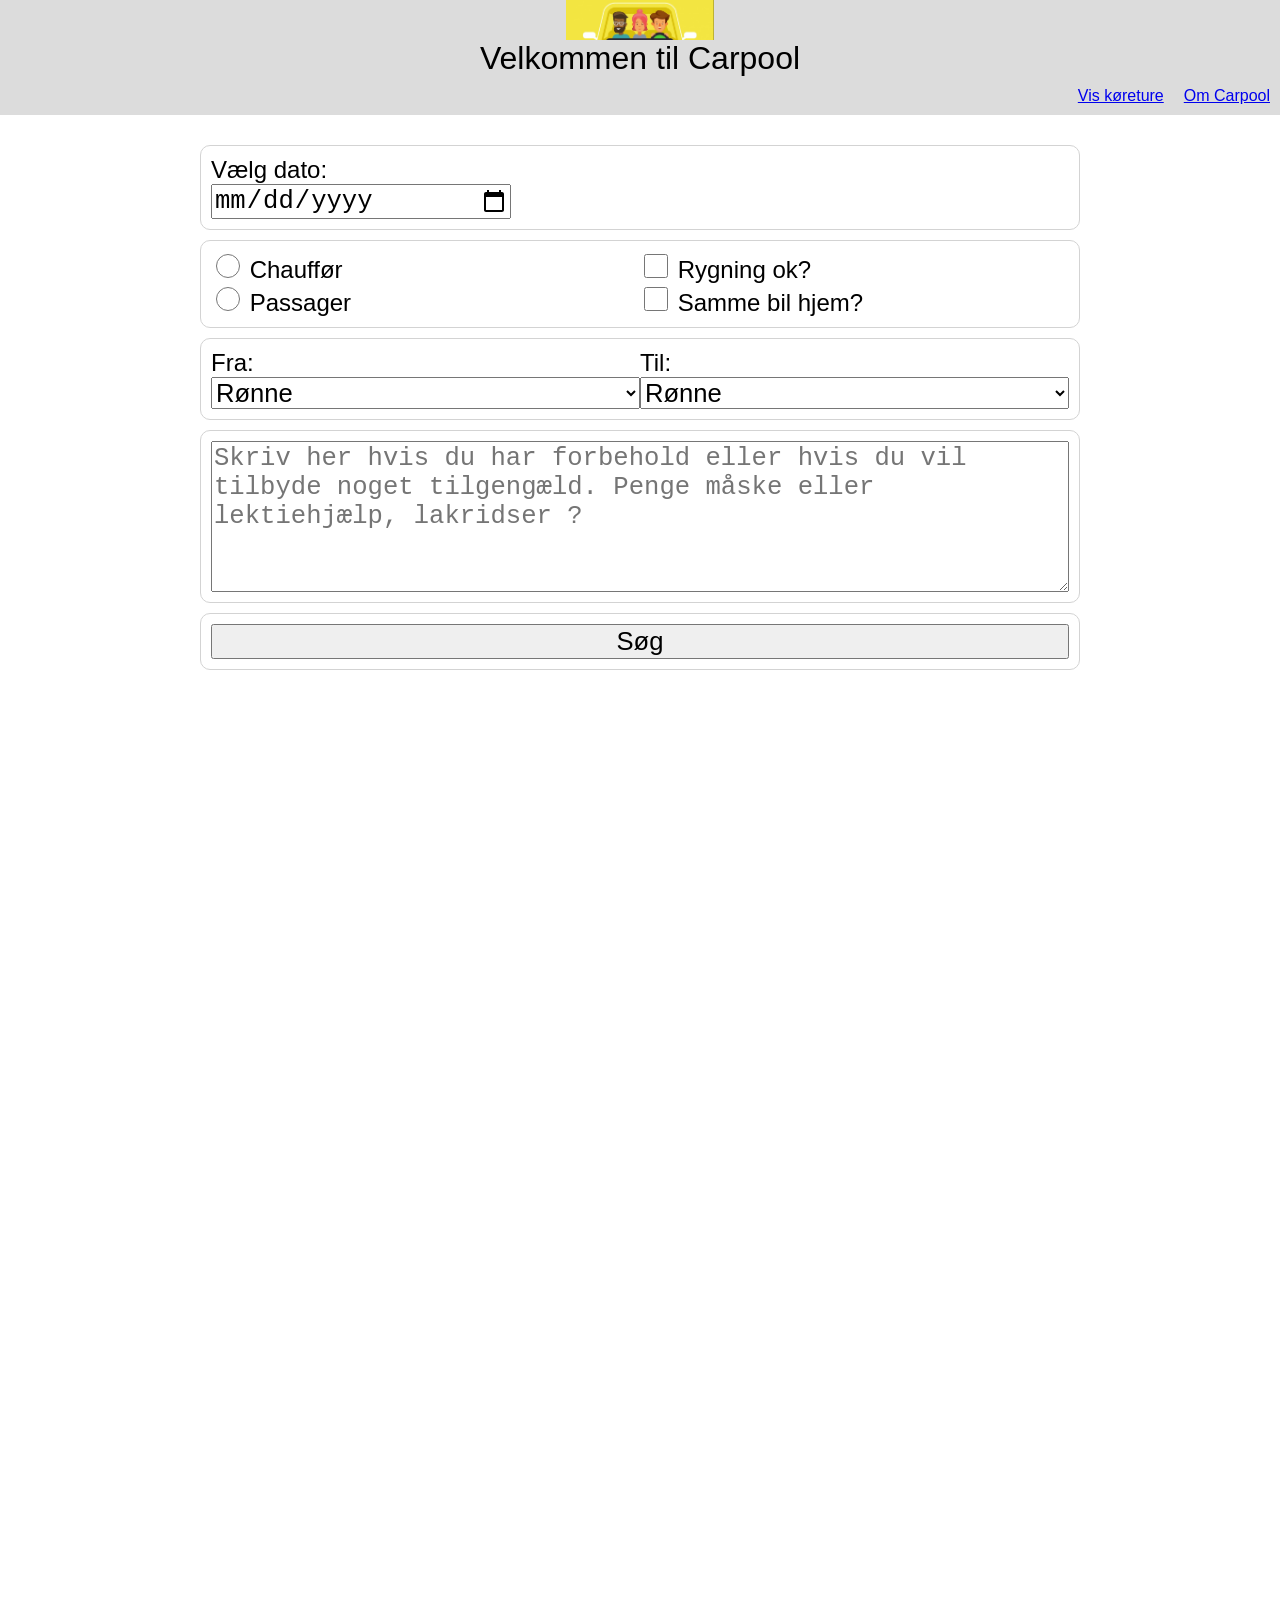
<file: index.html>
<html lang="en">
<head>
    <meta charset="UTF-8">
    <meta name="viewport" content="width=device-width, initial-scale=1.0">
    <link rel="stylesheet" href="css/styles.css">
</head>
<body>

<header>
    <img src="assets/topbanner.jpg">
    Velkommen til Carpool

<nav>
    <a href="rides.html">Vis køreture</a>
    <a href="https://dba.dk">Om Carpool</a>
</nav>

</header>

<div class="container">
    <form action="rides.html" method="get">
        <div class="formgroup" id="row1">
            <div>
                <label>Vælg dato:</label>
                <input type="date" name="date" required>
            </div>
        </div>
        <div class="formgroup" id="row2">
            <div>
                <div>
                    <input type="radio" name="role" value="driver" required>
                    <label>Chauffør</label>
                </div>
                <div>
                    <input type="radio" id="passenger" name="role" value="passenger">
                    <label>Passager</label>
                </div>
            </div>
            <div>
                <div>
                    <input type="checkbox" id="smoker" name="smoking" value="smoker">
                    <label for="smoker">Rygning ok?</label>
                </div>
                <div>

                    <input type="checkbox" id="return" value="return" name="returnTrip" >
                    <label for="return">Samme bil hjem?</label>
                </div>
            </div>
        </div>
        <div class="formgroup" id="row3">

            <div>
                <label for="from">Fra:</label>
                <select id="from" name="from" required>
                    <option value="ronne">Rønne</option>
                    <option value="nexo">Nexø</option>
                    <option value="svaneke">Svaneke</option>
                    <option value="gudhjem">Gudhjem</option>
                    <option value="aakirkeby">Åkirkeby</option>
                </select>
            </div>

            <div>
                <label for="to">Til:</label>
                <select id="to" name="to" required>
                    <option value="ronne">Rønne</option>
                    <option value="nexo">Nexø</option>
                    <option value="svaneke">Svaneke</option>
                    <option value="gudhjem">Gudhjem</option>
                    <option value="aakirkeby">Åkirkeby</option>
                </select>
            </div>

        </div>
        <div class="formgroup" id="row4">
            <textarea type="textarea" rows="5"
                      placeholder="Skriv her hvis du har forbehold eller hvis du vil tilbyde noget tilgengæld. Penge måske eller lektiehjælp, lakridser ?"></textarea>
        </div>
        <div class="formgroup" id="row5">
            <button type="submit">Søg</button>
        </div>

    </form>
</div>



</body>

</html>
</file>
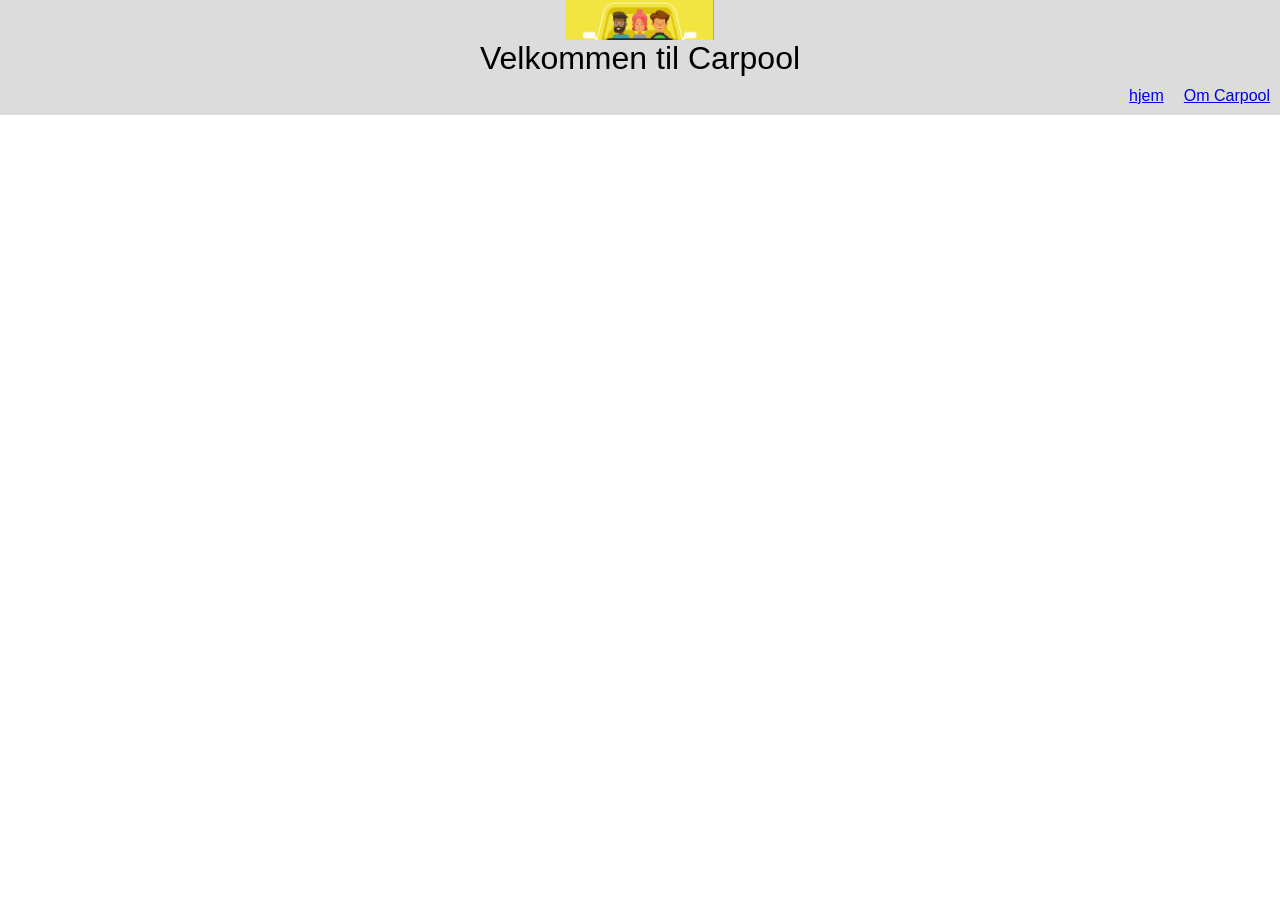
<file: rides.html>
<!DOCTYPE html>
<html lang="en">
<head>
    <meta charset="UTF-8">
    <title>Carpool</title>
  <link rel="stylesheet" href="css/styles.css">

</head>
<body>
<header>

  <img src="assets/topbanner.jpg">
  Velkommen til Carpool

  <nav>
    <a href="index.html">hjem</a>
    <a href="https://dba.dk">Om Carpool</a>
  </nav>

</header>

<script>

  const urlParams = window.location.search;
  console.log(urlParams);
  const param=new URLSearchParams(urlParams);
//lav en const for hver key/value pair der findes
  const to = param.get("to");
  const from = param.get("from");
  const date = param.get("date");
  const role = param.get("role");
  const smoking = param.get("smoking");
  const returnTrip = param.get("returnTrip");

  //todo:
  //sammensæt en sætning med variablene og vis på skærmen.



</script>
</body>
</html>
</file>
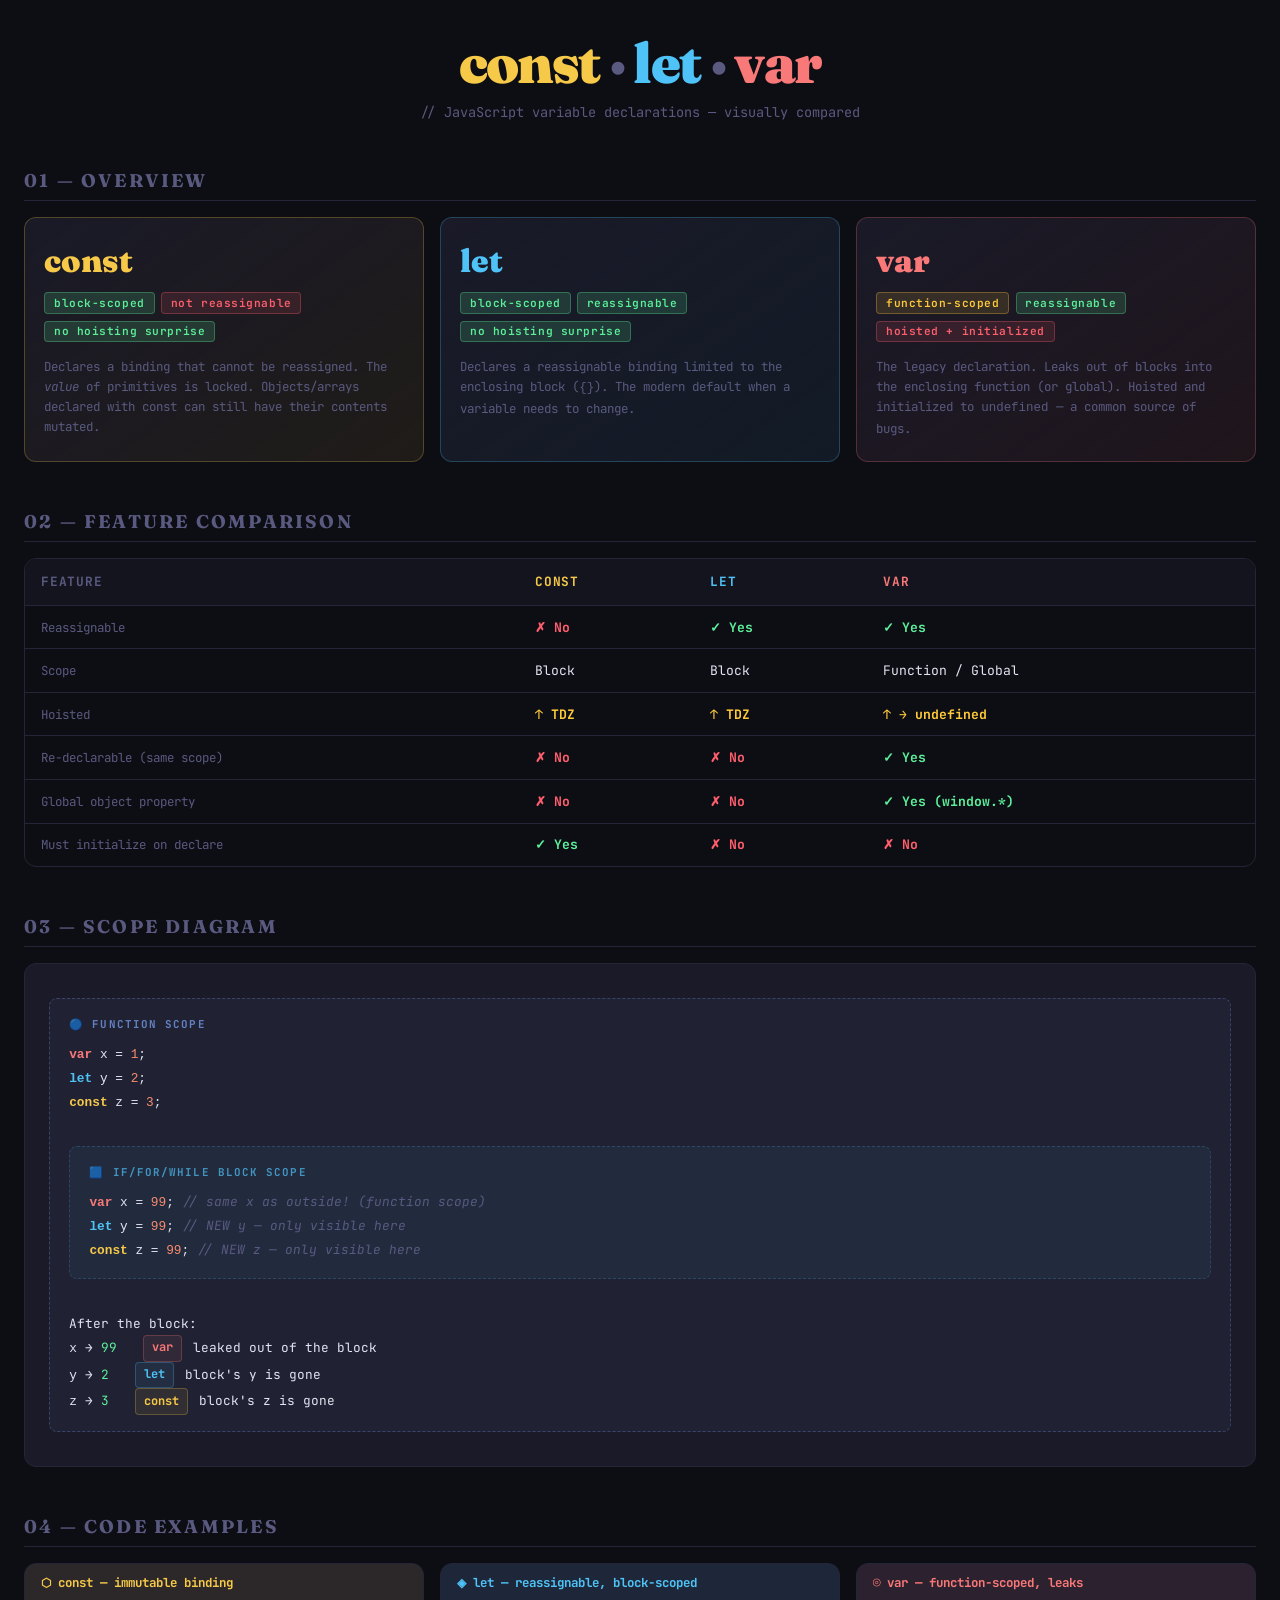
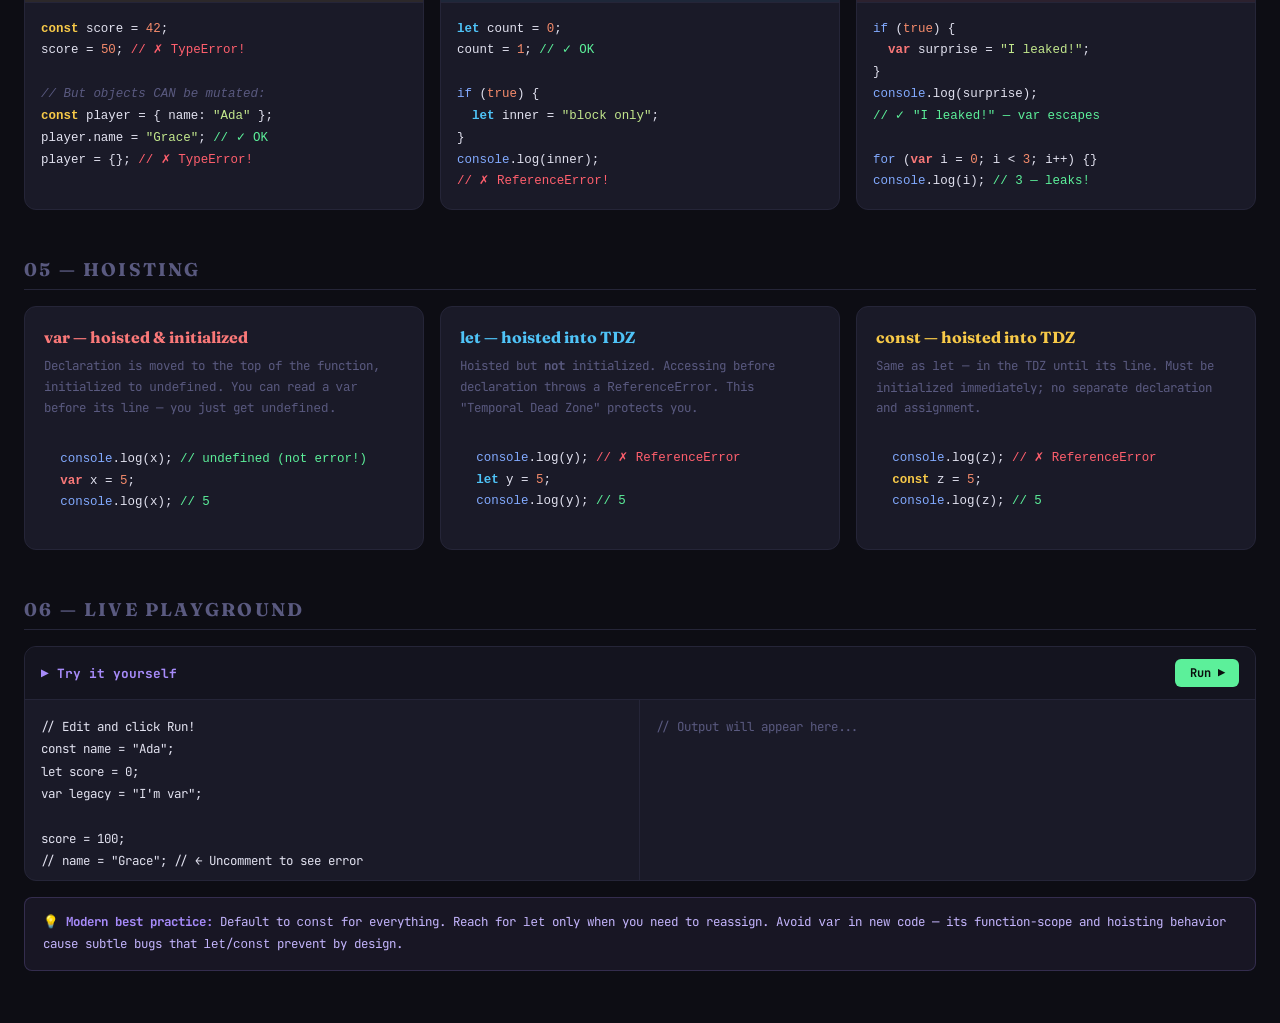
<file: concepts/js-variables.html>
<!DOCTYPE html>
<html lang="en">
<head>
<meta charset="UTF-8">
<meta name="viewport" content="width=device-width, initial-scale=1.0">
<title>const · let · var — JavaScript Variables</title>
<link href="https://fonts.googleapis.com/css2?family=JetBrains+Mono:wght@400;600;700&family=Fraunces:wght@400;700;900&display=swap" rel="stylesheet">
<style>
  :root {
    --bg: #0d0d14;
    --surface: #14141f;
    --card: #1a1a28;
    --border: #252538;
    --const: #f7c948;
    --const-bg: rgba(247,201,72,0.08);
    --const-border: rgba(247,201,72,0.25);
    --let: #4fc3f7;
    --let-bg: rgba(79,195,247,0.08);
    --let-border: rgba(79,195,247,0.25);
    --var: #f97878;
    --var-bg: rgba(249,120,120,0.08);
    --var-border: rgba(249,120,120,0.25);
    --text: #e2e2f0;
    --muted: #5a5a80;
    --ok: #5cf09a;
    --err: #ff5f6d;
    --warn: #ffca3a;
  }
  * { box-sizing: border-box; margin: 0; padding: 0; }

  body {
    background: var(--bg);
    color: var(--text);
    font-family: 'JetBrains Mono', monospace;
    min-height: 100vh;
    padding: 2rem 1.5rem 4rem;
  }

  header {
    text-align: center;
    margin-bottom: 3rem;
  }

  header h1 {
    font-family: 'Fraunces', serif;
    font-size: clamp(2rem, 6vw, 3.5rem);
    font-weight: 900;
    letter-spacing: -0.03em;
    line-height: 1.1;
    margin-bottom: 0.6rem;
  }
  .h1-const { color: var(--const); }
  .h1-let   { color: var(--let); }
  .h1-var   { color: var(--var); }

  header p {
    color: var(--muted);
    font-size: 0.85rem;
  }

  /* ── Section headings ── */
  .section-title {
    font-family: 'Fraunces', serif;
    font-size: 1.15rem;
    font-weight: 700;
    color: var(--muted);
    text-transform: uppercase;
    letter-spacing: 0.12em;
    margin: 3rem 0 1rem;
    border-bottom: 1px solid var(--border);
    padding-bottom: 0.5rem;
  }

  /* ── Summary cards ── */
  .cards {
    display: grid;
    grid-template-columns: repeat(auto-fit, minmax(220px, 1fr));
    gap: 1rem;
  }

  .card {
    background: var(--card);
    border-radius: 12px;
    padding: 1.4rem 1.2rem;
    border: 1px solid var(--border);
    position: relative;
    overflow: hidden;
    transition: transform 0.2s, box-shadow 0.2s;
  }
  .card:hover {
    transform: translateY(-3px);
  }
  .card::before {
    content: '';
    position: absolute;
    inset: 0;
    opacity: 0;
    transition: opacity 0.3s;
  }
  .card:hover::before { opacity: 1; }

  .card.const { border-color: var(--const-border); background: linear-gradient(145deg, var(--card), var(--const-bg)); }
  .card.let   { border-color: var(--let-border);   background: linear-gradient(145deg, var(--card), var(--let-bg)); }
  .card.var   { border-color: var(--var-border);    background: linear-gradient(145deg, var(--card), var(--var-bg)); }

  .card .keyword {
    font-family: 'Fraunces', serif;
    font-size: 2rem;
    font-weight: 900;
    display: block;
    margin-bottom: 0.8rem;
  }
  .card.const .keyword { color: var(--const); }
  .card.let   .keyword { color: var(--let); }
  .card.var   .keyword { color: var(--var); }

  .badge-row {
    display: flex;
    flex-wrap: wrap;
    gap: 0.4rem;
    margin-bottom: 0.9rem;
  }
  .badge {
    font-size: 0.7rem;
    padding: 0.18rem 0.55rem;
    border-radius: 4px;
    font-weight: 600;
    letter-spacing: 0.05em;
  }
  .badge.ok   { background: rgba(92,240,154,0.15); color: var(--ok); border: 1px solid rgba(92,240,154,0.3); }
  .badge.warn { background: rgba(255,202,58,0.12); color: var(--warn); border: 1px solid rgba(255,202,58,0.3); }
  .badge.bad  { background: rgba(255,95,109,0.12); color: var(--err); border: 1px solid rgba(255,95,109,0.3); }

  .card p {
    font-size: 0.78rem;
    color: var(--muted);
    line-height: 1.6;
  }

  /* ── Comparison table ── */
  .table-wrap {
    overflow-x: auto;
    border-radius: 12px;
    border: 1px solid var(--border);
  }

  table {
    width: 100%;
    border-collapse: collapse;
    font-size: 0.82rem;
  }
  thead tr {
    background: var(--surface);
  }
  thead th {
    padding: 0.9rem 1rem;
    text-align: left;
    font-weight: 700;
    font-size: 0.8rem;
    color: var(--muted);
    letter-spacing: 0.06em;
    text-transform: uppercase;
    border-bottom: 1px solid var(--border);
  }
  thead th.const { color: var(--const); }
  thead th.let   { color: var(--let); }
  thead th.var   { color: var(--var); }

  tbody tr {
    border-bottom: 1px solid var(--border);
    transition: background 0.15s;
  }
  tbody tr:hover { background: rgba(255,255,255,0.03); }
  tbody tr:last-child { border-bottom: none; }

  td {
    padding: 0.8rem 1rem;
    vertical-align: middle;
  }
  td:first-child {
    color: var(--muted);
    font-size: 0.78rem;
    white-space: nowrap;
  }

  .yes  { color: var(--ok);   font-weight: 700; }
  .no   { color: var(--err);  font-weight: 700; }
  .warn-text { color: var(--warn); font-weight: 700; }

  /* ── Code demos ── */
  .demos {
    display: grid;
    grid-template-columns: repeat(auto-fit, minmax(280px, 1fr));
    gap: 1rem;
  }

  .demo {
    background: var(--card);
    border-radius: 12px;
    border: 1px solid var(--border);
    overflow: hidden;
  }
  .demo-header {
    padding: 0.65rem 1rem;
    font-size: 0.78rem;
    font-weight: 700;
    display: flex;
    align-items: center;
    gap: 0.5rem;
    border-bottom: 1px solid var(--border);
  }
  .demo.const .demo-header { background: var(--const-bg); color: var(--const); }
  .demo.let   .demo-header { background: var(--let-bg);   color: var(--let); }
  .demo.var   .demo-header { background: var(--var-bg);   color: var(--var); }

  pre {
    padding: 1rem;
    font-size: 0.78rem;
    line-height: 1.75;
    overflow-x: auto;
    tab-size: 2;
  }

  .kw-const { color: var(--const); font-weight: 700; }
  .kw-let   { color: var(--let);   font-weight: 700; }
  .kw-var   { color: var(--var);   font-weight: 700; }
  .comment  { color: var(--muted); font-style: italic; }
  .ok-line  { color: var(--ok); }
  .err-line { color: var(--err); }
  .str      { color: #c3e88d; }
  .num      { color: #f78c6c; }
  .fn       { color: #82aaff; }

  /* ── Scope diagram ── */
  .scope-diagram {
    background: var(--card);
    border-radius: 12px;
    border: 1px solid var(--border);
    padding: 1.5rem;
    font-size: 0.8rem;
    line-height: 1.8;
  }

  .scope-box {
    border-radius: 8px;
    padding: 1rem 1.2rem;
    margin: 0.6rem 0;
    position: relative;
  }
  .scope-label {
    font-size: 0.68rem;
    font-weight: 700;
    letter-spacing: 0.1em;
    text-transform: uppercase;
    margin-bottom: 0.5rem;
    opacity: 0.7;
  }
  .fn-scope {
    background: rgba(130,170,255,0.06);
    border: 1px dashed rgba(130,170,255,0.25);
  }
  .fn-scope .scope-label { color: #82aaff; }
  .block-scope {
    background: rgba(79,195,247,0.05);
    border: 1px dashed rgba(79,195,247,0.2);
    margin-top: 0.5rem;
  }
  .block-scope .scope-label { color: var(--let); }

  .var-tag {
    display: inline-block;
    padding: 0.1rem 0.5rem;
    border-radius: 4px;
    font-weight: 700;
    font-size: 0.75rem;
    margin: 0 0.15rem;
  }
  .var-tag.const { background: var(--const-bg); color: var(--const); border: 1px solid var(--const-border); }
  .var-tag.let   { background: var(--let-bg);   color: var(--let);   border: 1px solid var(--let-border); }
  .var-tag.var   { background: var(--var-bg);   color: var(--var);   border: 1px solid var(--var-border); }

  .visible   { color: var(--ok); }
  .invisible { color: var(--err); }

  /* ── Hoisting explainer ── */
  .hoist-grid {
    display: grid;
    grid-template-columns: repeat(auto-fit, minmax(260px, 1fr));
    gap: 1rem;
  }
  .hoist-card {
    background: var(--card);
    border-radius: 12px;
    border: 1px solid var(--border);
    padding: 1.2rem;
  }
  .hoist-card h3 {
    font-family: 'Fraunces', serif;
    font-size: 1rem;
    margin-bottom: 0.6rem;
  }
  .hoist-card.const h3 { color: var(--const); }
  .hoist-card.let   h3 { color: var(--let); }
  .hoist-card.var   h3 { color: var(--var); }
  .hoist-card p {
    font-size: 0.78rem;
    color: var(--muted);
    line-height: 1.65;
    margin-bottom: 0.8rem;
  }

  /* ── Interactive playground ── */
  #playground {
    background: var(--card);
    border-radius: 12px;
    border: 1px solid var(--border);
    overflow: hidden;
  }
  .play-header {
    background: var(--surface);
    padding: 0.75rem 1rem;
    font-size: 0.8rem;
    color: var(--accent, #a78bfa);
    font-weight: 700;
    border-bottom: 1px solid var(--border);
    display: flex;
    justify-content: space-between;
    align-items: center;
  }
  .run-btn {
    background: var(--ok);
    color: #0a0f0d;
    border: none;
    border-radius: 6px;
    padding: 0.35rem 0.9rem;
    font-family: 'JetBrains Mono', monospace;
    font-size: 0.75rem;
    font-weight: 700;
    cursor: pointer;
    transition: opacity 0.2s, transform 0.1s;
  }
  .run-btn:hover { opacity: 0.85; transform: scale(1.03); }
  .run-btn:active { transform: scale(0.97); }

  .play-body {
    display: grid;
    grid-template-columns: 1fr 1fr;
  }
  @media (max-width: 600px) { .play-body { grid-template-columns: 1fr; } }

  #code-input {
    background: transparent;
    border: none;
    border-right: 1px solid var(--border);
    color: var(--text);
    font-family: 'JetBrains Mono', monospace;
    font-size: 0.78rem;
    line-height: 1.8;
    padding: 1rem;
    resize: none;
    min-height: 180px;
    outline: none;
    tab-size: 2;
  }
  #output {
    padding: 1rem;
    font-size: 0.78rem;
    line-height: 1.8;
    white-space: pre-wrap;
    min-height: 180px;
    color: var(--muted);
  }
  .out-ok  { color: var(--ok); }
  .out-err { color: var(--err); }

  .tip {
    background: rgba(167,139,250,0.07);
    border: 1px solid rgba(167,139,250,0.2);
    border-radius: 8px;
    padding: 0.9rem 1.1rem;
    font-size: 0.78rem;
    color: #c4b5fd;
    line-height: 1.65;
    margin-top: 1rem;
  }
  .tip strong { color: #a78bfa; }
</style>
</head>
<body>

<header>
  <h1>
    <span class="h1-const">const</span>
    <span style="color:var(--muted)"> · </span>
    <span class="h1-let">let</span>
    <span style="color:var(--muted)"> · </span>
    <span class="h1-var">var</span>
  </h1>
  <p>// JavaScript variable declarations — visually compared</p>
</header>

<!-- ── 1. Summary Cards ── -->
<div class="section-title">01 — Overview</div>
<div class="cards">
  <div class="card const">
    <span class="keyword">const</span>
    <div class="badge-row">
      <span class="badge ok">block-scoped</span>
      <span class="badge bad">not reassignable</span>
      <span class="badge ok">no hoisting surprise</span>
    </div>
    <p>Declares a binding that cannot be reassigned. The <em>value</em> of primitives is locked. Objects/arrays declared with const can still have their contents mutated.</p>
  </div>
  <div class="card let">
    <span class="keyword">let</span>
    <div class="badge-row">
      <span class="badge ok">block-scoped</span>
      <span class="badge ok">reassignable</span>
      <span class="badge ok">no hoisting surprise</span>
    </div>
    <p>Declares a reassignable binding limited to the enclosing block (<code>{}</code>). The modern default when a variable needs to change.</p>
  </div>
  <div class="card var">
    <span class="keyword">var</span>
    <div class="badge-row">
      <span class="badge warn">function-scoped</span>
      <span class="badge ok">reassignable</span>
      <span class="badge bad">hoisted + initialized</span>
    </div>
    <p>The legacy declaration. Leaks out of blocks into the enclosing function (or global). Hoisted and initialized to <code>undefined</code> — a common source of bugs.</p>
  </div>
</div>

<!-- ── 2. Comparison table ── -->
<div class="section-title">02 — Feature Comparison</div>
<div class="table-wrap">
  <table>
    <thead>
      <tr>
        <th>Feature</th>
        <th class="const">const</th>
        <th class="let">let</th>
        <th class="var">var</th>
      </tr>
    </thead>
    <tbody>
      <tr>
        <td>Reassignable</td>
        <td><span class="no">✗ No</span></td>
        <td><span class="yes">✓ Yes</span></td>
        <td><span class="yes">✓ Yes</span></td>
      </tr>
      <tr>
        <td>Scope</td>
        <td>Block</td>
        <td>Block</td>
        <td>Function / Global</td>
      </tr>
      <tr>
        <td>Hoisted</td>
        <td><span class="warn-text">↑ TDZ</span></td>
        <td><span class="warn-text">↑ TDZ</span></td>
        <td><span class="warn-text">↑ → undefined</span></td>
      </tr>
      <tr>
        <td>Re-declarable (same scope)</td>
        <td><span class="no">✗ No</span></td>
        <td><span class="no">✗ No</span></td>
        <td><span class="yes">✓ Yes</span></td>
      </tr>
      <tr>
        <td>Global object property</td>
        <td><span class="no">✗ No</span></td>
        <td><span class="no">✗ No</span></td>
        <td><span class="yes">✓ Yes (window.*)</span></td>
      </tr>
      <tr>
        <td>Must initialize on declare</td>
        <td><span class="yes">✓ Yes</span></td>
        <td><span class="no">✗ No</span></td>
        <td><span class="no">✗ No</span></td>
      </tr>
    </tbody>
  </table>
</div>

<!-- ── 3. Scope diagram ── -->
<div class="section-title">03 — Scope Diagram</div>
<div class="scope-diagram">
  <div class="scope-box fn-scope">
    <div class="scope-label">🔵 Function scope</div>
    <code><span class="kw-var">var</span> x = <span class="num">1</span>;</code><br>
    <code><span class="kw-let">let</span> y = <span class="num">2</span>;</code><br>
    <code><span class="kw-const">const</span> z = <span class="num">3</span>;</code>
    <br><br>
    <div class="scope-box block-scope">
      <div class="scope-label">🟦 if/for/while Block scope</div>
      <code><span class="kw-var">var</span> x = <span class="num">99</span>;</code> <span class="comment">// same x as outside! (function scope)</span><br>
      <code><span class="kw-let">let</span> y = <span class="num">99</span>;</code> <span class="comment">// NEW y — only visible here</span><br>
      <code><span class="kw-const">const</span> z = <span class="num">99</span>;</code> <span class="comment">// NEW z — only visible here</span>
    </div>
    <br>
    After the block:<br>
    <code>x</code> → <span class="visible">99</span> &nbsp;
    <span class="var-tag var">var</span> leaked out of the block<br>
    <code>y</code> → <span class="visible">2</span> &nbsp;
    <span class="var-tag let">let</span> block's y is gone<br>
    <code>z</code> → <span class="visible">3</span> &nbsp;
    <span class="var-tag const">const</span> block's z is gone
  </div>
</div>

<!-- ── 4. Code demos ── -->
<div class="section-title">04 — Code Examples</div>
<div class="demos">

  <div class="demo const">
    <div class="demo-header">⬡ const — immutable binding</div>
    <pre><span class="kw-const">const</span> score = <span class="num">42</span>;
score = <span class="num">50</span>; <span class="err-line">// ✗ TypeError!</span>

<span class="comment">// But objects CAN be mutated:</span>
<span class="kw-const">const</span> player = { name: <span class="str">"Ada"</span> };
player.name = <span class="str">"Grace"</span>; <span class="ok-line">// ✓ OK</span>
player = {}; <span class="err-line">// ✗ TypeError!</span></pre>
  </div>

  <div class="demo let">
    <div class="demo-header">◈ let — reassignable, block-scoped</div>
    <pre><span class="kw-let">let</span> count = <span class="num">0</span>;
count = <span class="num">1</span>; <span class="ok-line">// ✓ OK</span>

<span class="fn">if</span> (<span class="num">true</span>) {
  <span class="kw-let">let</span> inner = <span class="str">"block only"</span>;
}
<span class="fn">console</span>.log(inner);
<span class="err-line">// ✗ ReferenceError!</span></pre>
  </div>

  <div class="demo var">
    <div class="demo-header">◎ var — function-scoped, leaks</div>
    <pre><span class="fn">if</span> (<span class="num">true</span>) {
  <span class="kw-var">var</span> surprise = <span class="str">"I leaked!"</span>;
}
<span class="fn">console</span>.log(surprise);
<span class="ok-line">// ✓ "I leaked!" — var escapes</span>

<span class="fn">for</span> (<span class="kw-var">var</span> i = <span class="num">0</span>; i &lt; <span class="num">3</span>; i++) {}
<span class="fn">console</span>.log(i); <span class="ok-line">// 3 — leaks!</span></pre>
  </div>

</div>

<!-- ── 5. Hoisting ── -->
<div class="section-title">05 — Hoisting</div>
<div class="hoist-grid">

  <div class="hoist-card var">
    <h3>var — hoisted &amp; initialized</h3>
    <p>Declaration is moved to the top of the function, initialized to <code>undefined</code>. You can read a <code>var</code> before its line — you just get <code>undefined</code>.</p>
    <pre><span class="fn">console</span>.log(x); <span class="ok-line">// undefined (not error!)</span>
<span class="kw-var">var</span> x = <span class="num">5</span>;
<span class="fn">console</span>.log(x); <span class="ok-line">// 5</span></pre>
  </div>

  <div class="hoist-card let">
    <h3>let — hoisted into TDZ</h3>
    <p>Hoisted but <strong>not</strong> initialized. Accessing before declaration throws a <code>ReferenceError</code>. This "Temporal Dead Zone" protects you.</p>
    <pre><span class="fn">console</span>.log(y); <span class="err-line">// ✗ ReferenceError</span>
<span class="kw-let">let</span> y = <span class="num">5</span>;
<span class="fn">console</span>.log(y); <span class="ok-line">// 5</span></pre>
  </div>

  <div class="hoist-card const">
    <h3>const — hoisted into TDZ</h3>
    <p>Same as <code>let</code> — in the TDZ until its line. Must be initialized immediately; no separate declaration and assignment.</p>
    <pre><span class="fn">console</span>.log(z); <span class="err-line">// ✗ ReferenceError</span>
<span class="kw-const">const</span> z = <span class="num">5</span>;
<span class="fn">console</span>.log(z); <span class="ok-line">// 5</span></pre>
  </div>

</div>

<!-- ── 6. Playground ── -->
<div class="section-title">06 — Live Playground</div>
<div id="playground">
  <div class="play-header">
    <span>▶ Try it yourself</span>
    <button class="run-btn" onclick="runCode()">Run ▶</button>
  </div>
  <div class="play-body">
    <textarea id="code-input" spellcheck="false">// Edit and click Run!
const name = "Ada";
let score = 0;
var legacy = "I'm var";

score = 100;
// name = "Grace"; // ← Uncomment to see error

if (true) {
  let blockLet = "inside block";
  var blockVar = "I leaked!";
  const blockConst = "also inside";
}

console.log(name);
console.log(score);
console.log(legacy);
console.log(blockVar);   // var leaked
// console.log(blockLet); // ← uncomment: ReferenceError
</textarea>
    <div id="output">// Output will appear here...</div>
  </div>
</div>

<div class="tip">
  <strong>💡 Modern best practice:</strong> Default to <code>const</code> for everything. Reach for <code>let</code> only when you need to reassign. Avoid <code>var</code> in new code — its function-scope and hoisting behavior cause subtle bugs that <code>let</code>/<code>const</code> prevent by design.
</div>

<script>
function runCode() {
  const input = document.getElementById('code-input').value;
  const out = document.getElementById('output');
  const lines = [];

  const fakeConsole = {
    log: (...args) => lines.push({ type: 'ok', text: args.map(a => {
      if (typeof a === 'object' && a !== null) return JSON.stringify(a);
      return String(a);
    }).join(' ') })
  };

  try {
    const fn = new Function('console', input);
    fn(fakeConsole);
    out.innerHTML = lines.length
      ? lines.map(l => `<span class="out-ok">${escHtml(l.text)}</span>`).join('\n')
      : '<span style="color:var(--muted)">// (no output)</span>';
  } catch (e) {
    const existing = lines.map(l => `<span class="out-ok">${escHtml(l.text)}</span>`).join('\n');
    out.innerHTML = (existing ? existing + '\n' : '') +
      `<span class="out-err">✗ ${escHtml(e.message)}</span>`;
  }
}

function escHtml(s) {
  return s.replace(/&/g,'&amp;').replace(/</g,'&lt;').replace(/>/g,'&gt;');
}

document.getElementById('code-input').addEventListener('keydown', e => {
  if (e.key === 'Tab') {
    e.preventDefault();
    const s = e.target.selectionStart;
    const v = e.target.value;
    e.target.value = v.substring(0, s) + '  ' + v.substring(e.target.selectionEnd);
    e.target.selectionStart = e.target.selectionEnd = s + 2;
  }
  if ((e.ctrlKey || e.metaKey) && e.key === 'Enter') runCode();
});
</script>
</body>
</html>
</file>
<file: css/styles.css>
body{
    font-family: Arial;
    font-size:clamp(1rem, 2.5vw, 4rem);
    place-items: center;
    margin: 0;
}
nav {
    align-self: flex-end;
    margin-top: auto;
    padding: 10px;
    display: flex;
    gap: 20px;
    font-size: 1rem;
}
header {
    background-color: gainsboro;
    font-size:clamp(1rem, 2.5vw, 4rem);
    width:100%;
    display: flex;
    flex-direction: column;
    align-items: center;
}

header img {
    display: block;
    height: 40px;
}

.container {
    display: grid;
    grid-template-rows: repeat( 4,2fr);
    max-width: 900px;
    margin: 0 auto;
    padding-top: 20px;
    font-size:clamp(.5rem, 2vw, 1.5rem);
}

#row1{
    display: grid;
    grid-template-columns: 1fr 4fr;
}
#row1 input{
    width: 300px;
}
#row2, #row3 {
    display: grid;
    grid-template-columns: 1fr 1fr;
}

.formgroup {
    padding: 10px;
    margin: 10px;
    border: 1px solid lightgray;
    border-radius: 10px;
}

input, textarea, button, select {
    font-size:clamp(1rem, 2vw, 2rem);
    box-sizing: border-box;
    width: 100%;
}

input[type="checkbox"],
input[type="radio"] {
    width: 24px;
    height: 24px;
    cursor: pointer;
}

/*
button.valid { background-color: green; }
.hidden { display: none; }
*/




@media (max-width: 600px) {
    #row2, #row3 {
        grid-template-columns: 1fr;
    }
}
</file>
